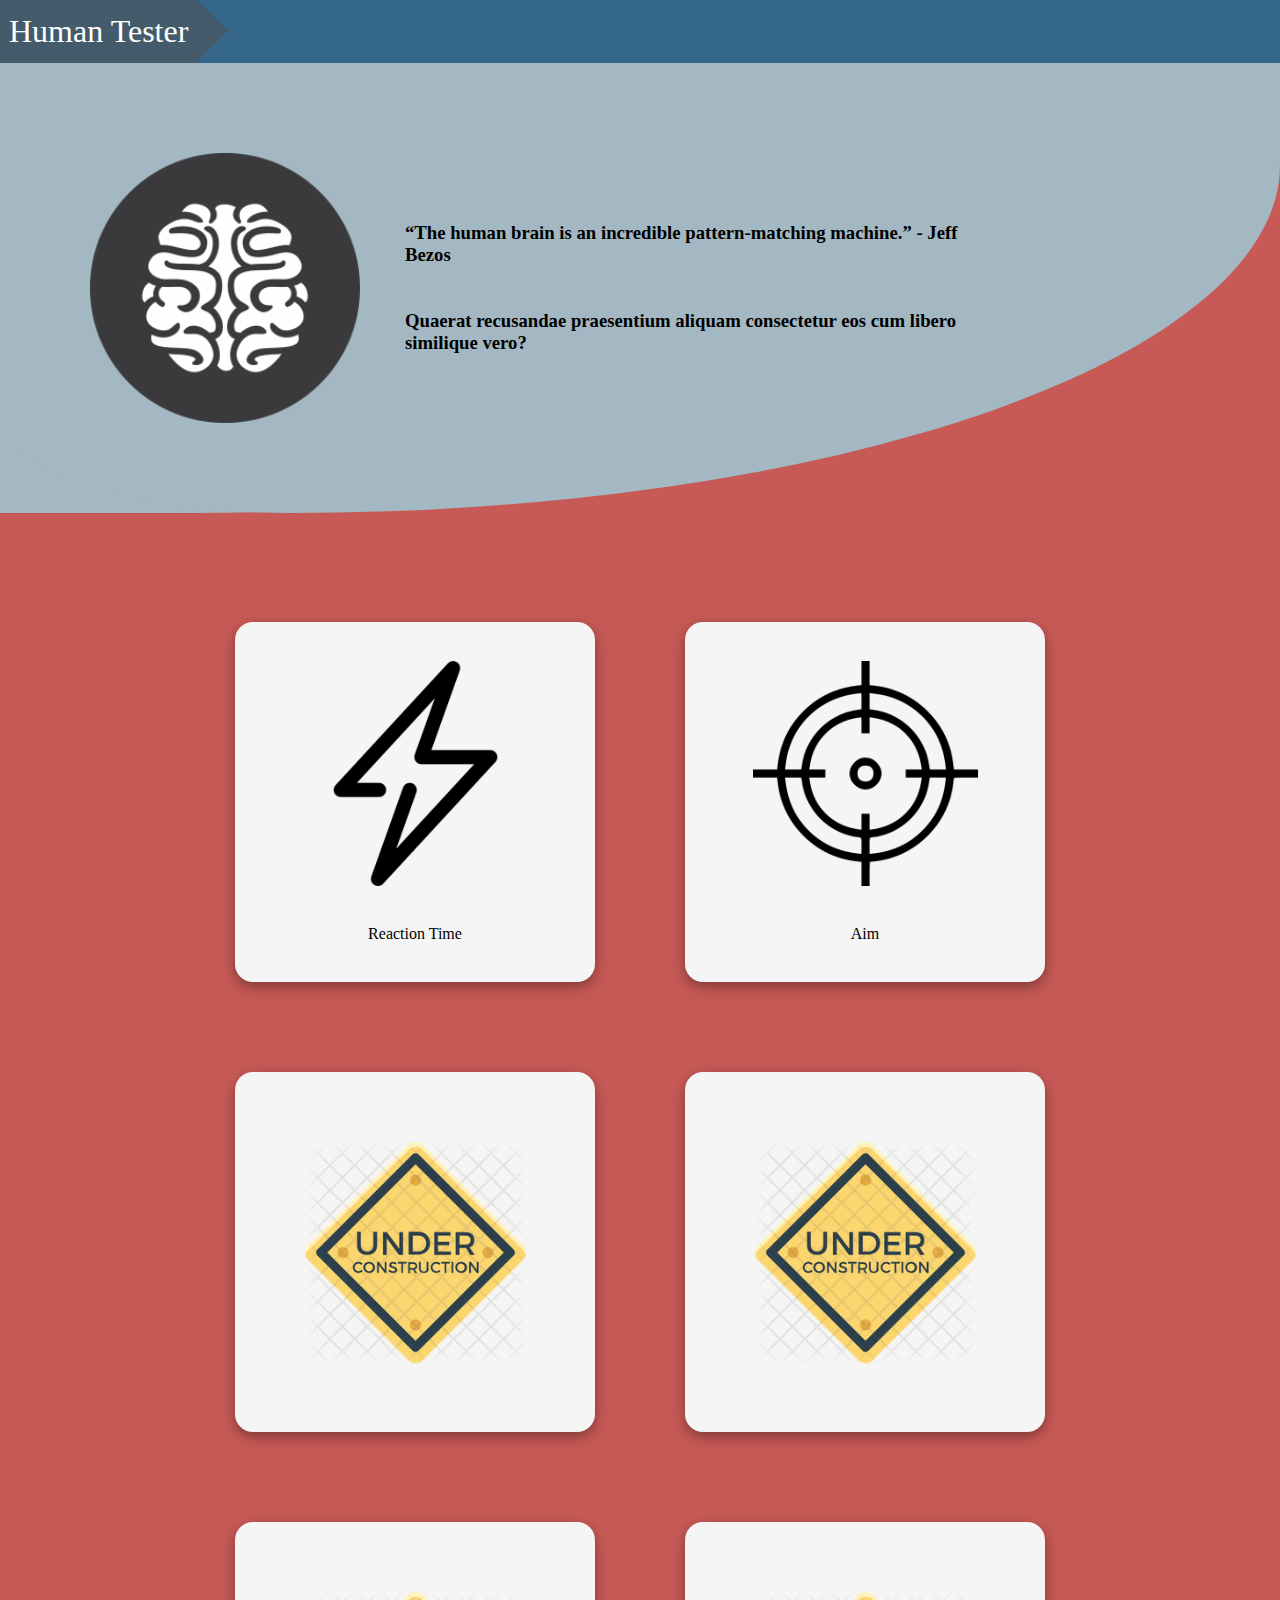
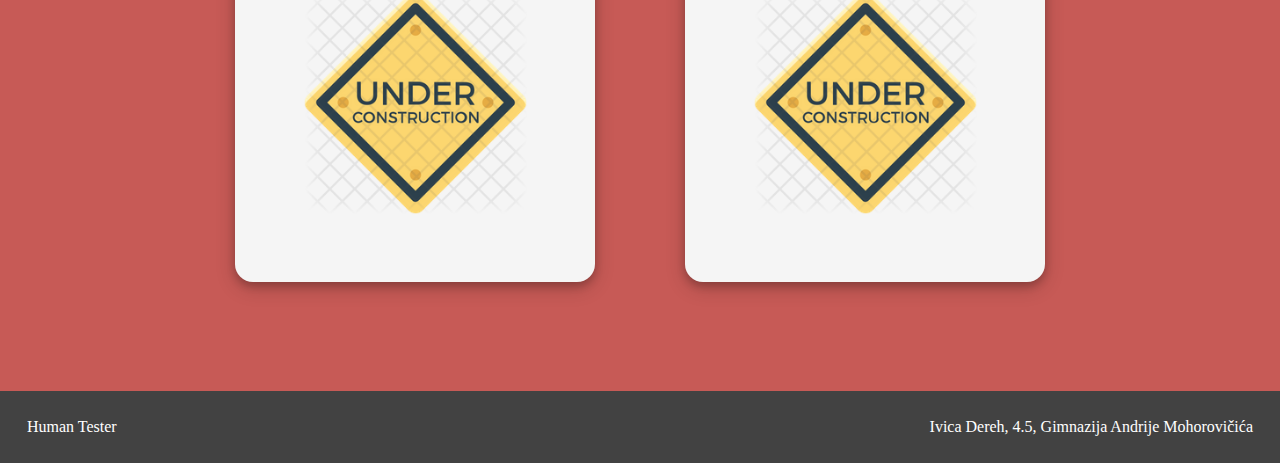
<file: index.html>
<!DOCTYPE html>
<html>
	<head>
		<meta charset="utf-8" />
		<meta http-equiv="X-UA-Compatible" content="IE=edge" />
		<title>Human Tester</title>
		<meta name="viewport" content="width=device-width, initial-scale=1" />
		<link rel="stylesheet" type="text/css" media="screen" href="style.css" />
		<script src="main.js"></script>
	</head>
	<body style="background-color: #c75a56;">
		<div class="cont">
			<div class="header">
				<div id="humanTester" class="arrow" onclick="(() => {window.location.href='./index.html'})()">
					Human Tester
				</div>
			</div>

			<!-- <div class="center"> -->
			<div class="info">
				<img src="./brain.png" draggable="false" />
				<h3 style="margin-right: 20vw;">
					<q>The human brain is an incredible pattern-matching machine.</q> - Jeff Bezos<br /><br /><br />
					Quaerat recusandae praesentium aliquam consectetur eos cum libero similique vero?
				</h3>
				<!-- </div> -->
			</div>

			<div class="content">
				<div id="reactionTimeCard">
					<img src="./bolt.png" draggable="false" />
					Reaction Time
				</div>

				<div id="aimTrainCard">
					<img src="./aim.png" draggable="false" />
					Aim
				</div>

				<div>
					<img src="./underConstr.png" draggable="false" />
				</div>

				<div>
					<img src="./underConstr.png" draggable="false" />
				</div>

				<div>
					<img src="./underConstr.png" draggable="false" />
				</div>

				<div>
					<img src="./underConstr.png" draggable="false" />
				</div>
			</div>

			<div class="bottom">
				<span>
					Human Tester
				</span>
				<span>
					Ivica Dereh, 4.5, Gimnazija Andrije Mohorovičića
				</span>
			</div>
		</div>
	</body>
</html>
</file>
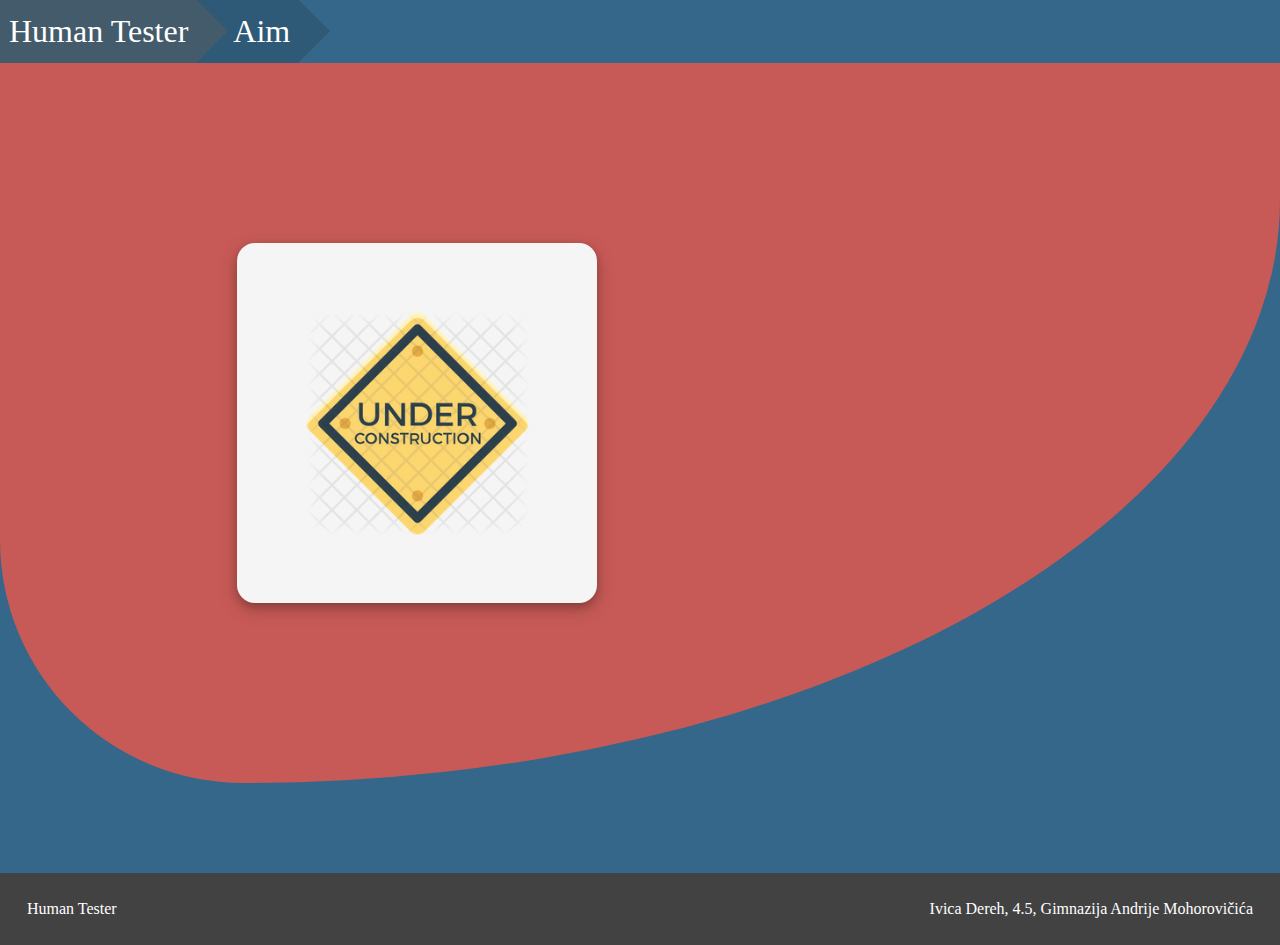
<file: aimTest.html>
<!DOCTYPE html>
<html>
	<head>
		<meta charset="utf-8" />
		<meta http-equiv="X-UA-Compatible" content="IE=edge" />
		<title>Aim</title>
		<meta name="viewport" content="width=device-width, initial-scale=1" />
		<link rel="stylesheet" type="text/css" media="screen" href="style.css" />
		<script src="reaction.js"></script>
	</head>
	<body style="background-color: #346789;">
		<div class="cont">
			<div class="header">
				<div class="arrow" onclick="(() => {window.location.href='./index.html'})()">
					Human Tester
				</div>
				<div class="arrow" onclick="(() => {window.location.href='./aimTest.html'})()">
					Aim
				</div>
			</div>

			<div class="content" style="background-color: #c75a56; border-bottom-right-radius: 90%; border-bottom-left-radius: 30vh; justify-content: flex-start; padding-left: 15vw; height: 50vh; margin-bottom: 10vh;">
				<div>
					<img src="./underConstr.png" draggable="false" />
				</div>
			</div>

			<div class="bottom">
				<span>
					Human Tester
				</span>
				<span>
					Ivica Dereh, 4.5, Gimnazija Andrije Mohorovičića
				</span>
			</div>
		</div>
	</body>
</html>
</file>
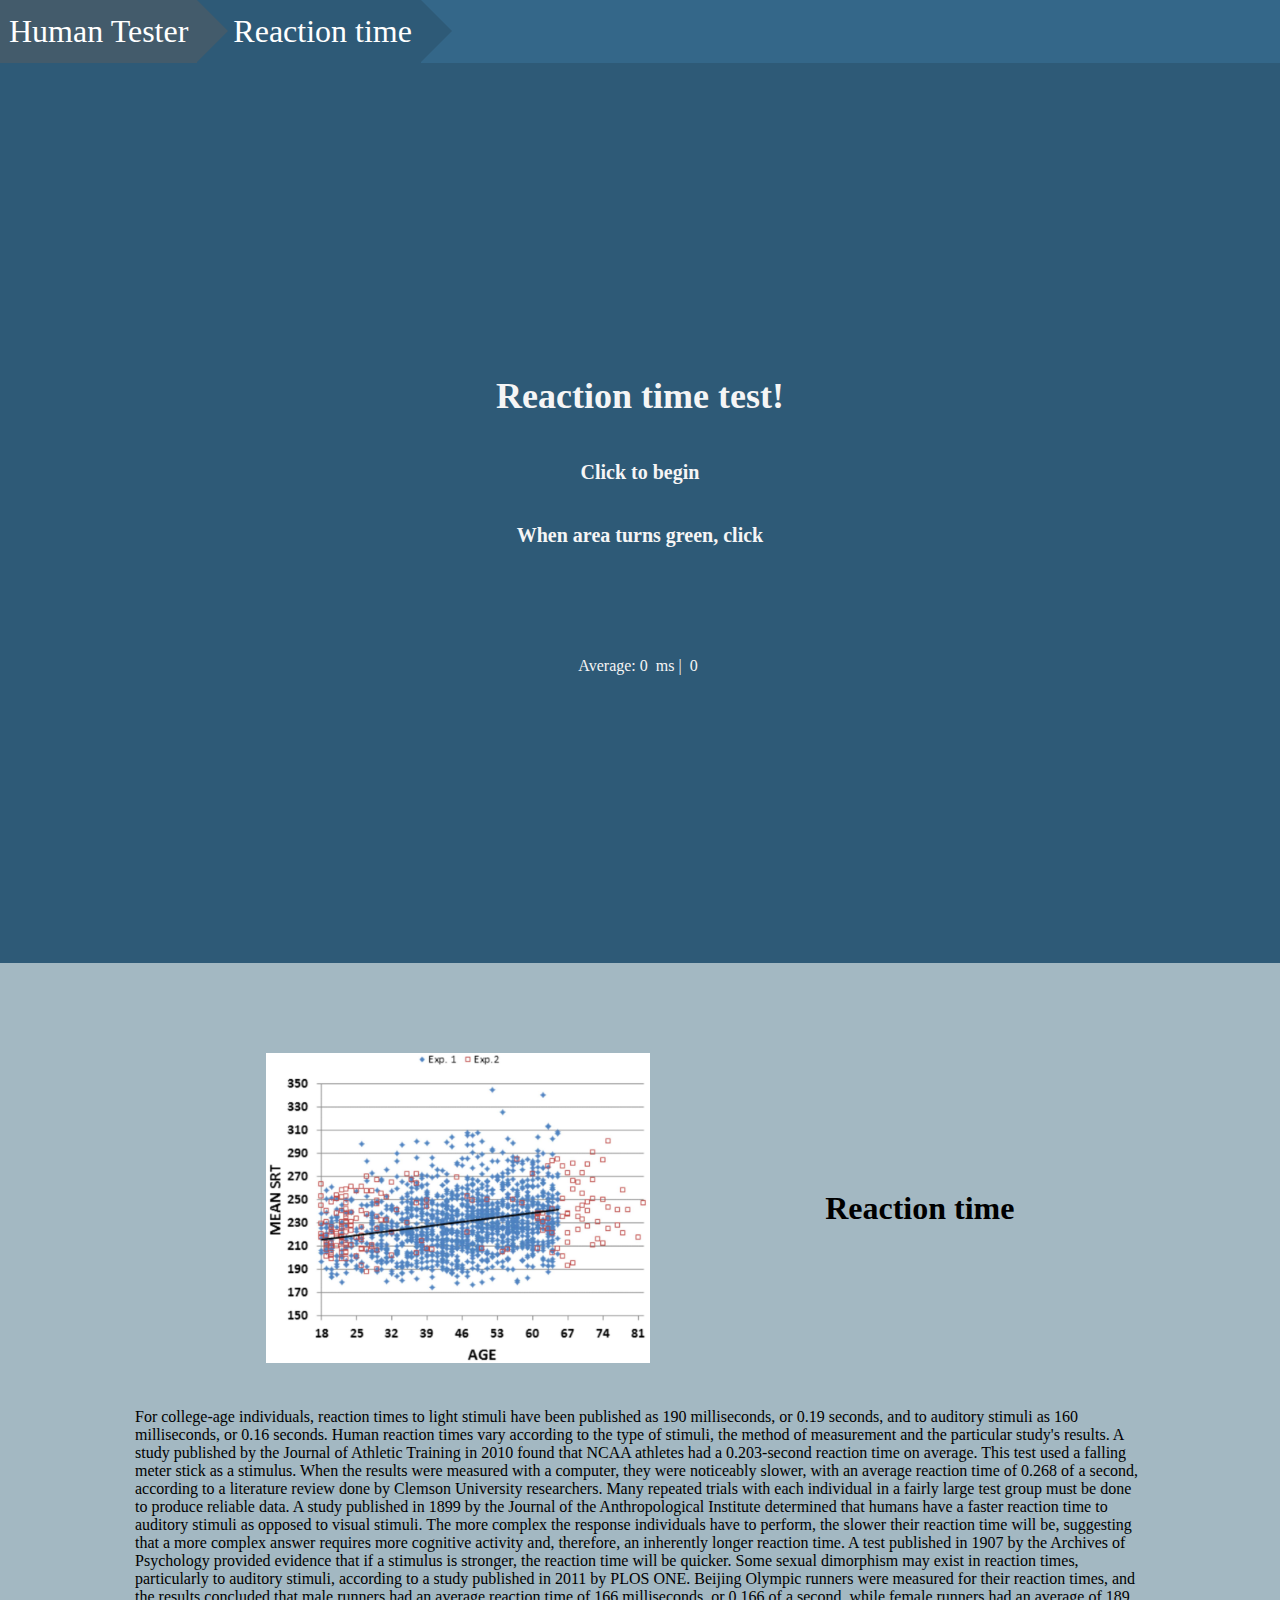
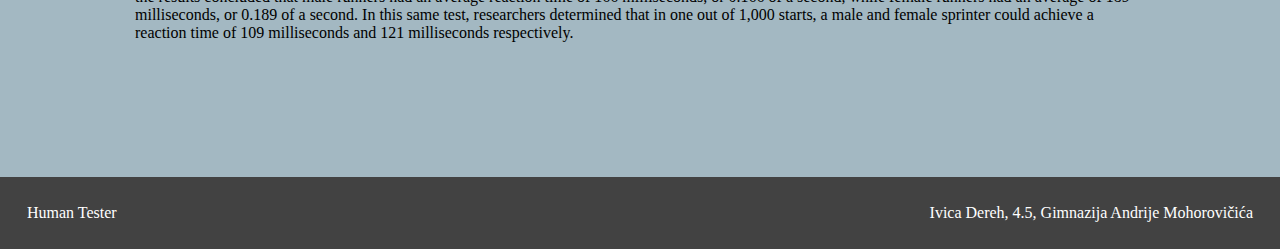
<file: reactionTest.html>
<!DOCTYPE html>
<html>
	<head>
		<meta charset="utf-8" />
		<meta http-equiv="X-UA-Compatible" content="IE=edge" />
		<title>Reaction Time</title>
		<meta name="viewport" content="width=device-width, initial-scale=1" />
		<link rel="stylesheet" type="text/css" media="screen" href="style.css" />
		<script src="reaction.js"></script>
	</head>
	<body style="background-color: #a3b8c2;">
		<div class="cont">
			<div class="header">
				<div class="arrow" onclick="(() => {window.location.href='./index.html'})()">
					Human Tester
				</div>
				<div class="arrow" onclick="(() => {window.location.href='./reactionTest.html'})()">
					Reaction time
				</div>
			</div>

			<div id="clickArea" class="playArea click" style="height: 60vh; border-radius: 0;">
				<div id="waiting" style="display: flex;">
					<div id="firstClick" style="display: flex;">
						<h1>Reaction time test!</h1>
						<h3>Click to begin</h3>
					</div>
					<h3>When area turns green, click</h3>
				</div>

				<div id="missed">
					<h1>Too early!</h1>
					<h3>Do not cheat, click only after you see green!</h3>
					<h3>Click to try again</h3>
				</div>

				<div id="hit">
					<h1>Your reaction time:</h1>
					<div style="display: block;">
						<span id="reactionTime" style="margin: 1em; font-size: 32px;"></span>
						<span id="reactionTime" style="margin: 1em; font-size: 32px;">ms</span>
					</div>
					<h3>Click to try again</h3>
				</div>

				<div style="display: flex; margin-top: 10vh; flex-direction: row; justify-content: space-evenly;">
					Average:
					<span id="average" style="margin-left: 0.25em; margin-right: 0.25em;">0</span>
					<span style="margin-left: 0.25em; margin-right: 0.25em;"> ms | </span>
					<span id="tries" style="margin-left: 0.25em; margin-right: 0.25em;">0</span>
				</div>
			</div>

			<div class="infoReaction">
				<img src="reactionTimes.jpg" />

				<h1>
					Reaction time
				</h1>

				<span>
					For college-age individuals, reaction times to light stimuli have been published as 190 milliseconds, or 0.19 seconds, and to auditory stimuli as 160 milliseconds, or 0.16 seconds. Human reaction times vary according to the type of stimuli, the method of measurement and the particular study's results. A study published by the Journal of Athletic Training in 2010 found that NCAA athletes had a 0.203-second reaction time on average. This test used a falling meter stick as a stimulus. When the results were measured with a computer, they were noticeably slower, with an average reaction time of 0.268 of a second, according to a literature review done by Clemson University researchers. Many repeated trials with each individual in a fairly large test group must be done to produce reliable data. A study published in 1899 by the Journal of the Anthropological Institute determined that humans have a faster reaction time to auditory stimuli as opposed to visual stimuli. The more complex the response individuals have to perform, the slower their reaction time will be, suggesting that a more complex answer requires more cognitive activity and, therefore, an inherently longer reaction time. A test published in 1907 by the Archives of Psychology provided evidence that if a stimulus is stronger, the reaction time will be quicker. Some sexual dimorphism may exist in reaction times, particularly to auditory stimuli, according to a study published in 2011 by PLOS ONE. Beijing Olympic runners were measured for their reaction times, and the results concluded that male runners had an average reaction time of 166 milliseconds, or 0.166 of a second, while female runners had an average of 189 milliseconds, or 0.189 of a second. In this same test, researchers determined that in one out of 1,000 starts, a male and female sprinter could achieve a reaction time of 109 milliseconds and 121 milliseconds respectively.
				</span>
			</div>

			<div class="bottom">
				<span>
					Human Tester
				</span>
				<span>
					Ivica Dereh, 4.5, Gimnazija Andrije Mohorovičića
				</span>
			</div>
		</div>
	</body>
</html>
</file>
<file: style.css>
/* 
red - DB213C
dryRed - C5464B
gray - 7E7986
aqua - 1D8885
green - C7D681


dark 2F2734
red D7586D
white EEEEEE whitesmoke
light A3B8C2  EADDBC

red  C75A56
blue 2E5A77
green 7DCE8F  dark 467350

*/

body {
	margin: 0;
	padding: 0;

	-moz-user-select: none;
}

img {
	-webkit-user-drag: none;
}

.cont {
	display: flex;
	min-height: 105vh;
	flex-grow: 1;
	flex-direction: column;
	justify-content: space-evenly;
}

.header {
	display: flex;
	height: 7vh;
	background-color: #346789;
	border-bottom-right-radius: 85%;
	border-bottom: 50vh solid #a3b8c2;
	margin-bottom: -50vh;

	color: white;
	font-size: 32px;
}

.header :nth-child(1) {
	z-index: 2;
	height: 5vh;
	padding: 1vh;
	background: #294a60;
	color: #fff;
	position: relative;
	text-align: center;
	line-height: 5vh;
}

.header :nth-child(1):hover {
	background-color: #435b6b;
	cursor: pointer;
}

.header :nth-child(1):hover::after {
	border-left-color: #435b6b;
}

.header :nth-child(1):after {
	content: "";
	position: absolute;
	height: 0;
	width: 0;
	left: 100%;
	top: 0;
	border: 3.5vh solid transparent;
	border-left: 3.5vh solid #294a60;
}

.header :nth-child(2) {
	height: 5vh;
	padding: 1vh;
	z-index: 1;
	padding-left: 4vh;
	background: #2e5a77;
	color: #fff;
	position: relative;
	text-align: center;
	line-height: 5vh;
}

.header :nth-child(2):hover {
	background-color: #5e7687;
	cursor: pointer;
}

.header :nth-child(2):hover::after {
	border-left-color: #5e7687;
}

.header :nth-child(2):after {
	content: "";
	position: absolute;
	height: 0;
	width: 0;
	left: 100%;
	top: 0;
	border: 3.5vh solid transparent;
	border-left: 3.5vh solid #2e5a77;
}

.info {
	display: flex;
	padding: 5vh;
	flex-grow: 5;
	border-bottom-left-radius: 25%;
	border-bottom-right-radius: 85%;

	background-color: #a3b8c2;

	flex-direction: row;
	justify-content: flex-start;
	align-items: center;
	align-content: center;
}

.info img {
	width: auto;
	height: 30vh;
	margin: 5vh;
}

.content {
	display: flex;
	flex-grow: 3;
	flex-wrap: wrap;
	background-color: #c75a56;

	padding: 5vw;
	justify-content: center;
	align-items: center;
	align-content: center;
}

/* card */
.content div {
	background-color: whitesmoke;
	margin: 5vh;
	border-radius: 5%;
	box-shadow: 0 4px 8px 0 rgba(0, 0, 0, 0.2), 0 6px 20px 0 rgba(0, 0, 0, 0.19);

	width: 40vh;
	height: 40vh;

	display: flex;
	flex-direction: column;
	justify-content: space-evenly;
	align-items: center;
	align-content: center;
}

.content div:hover{
	cursor: pointer;
}

.content div img {
	width: auto;
	height: 25vh;
}

.bottom {
	display: flex;
	color: white;
	background-color: #424242;
	padding: 3vh;
	flex-direction: row;
	justify-content: space-between	;
}

.ready {
	background-color: #5cb870;
}

.waiting {
	background-color: #346789;
}

.miss {
	background-color: #c75a56;
}

.click {
	background-color: #2e5a77;
}

.playArea {
	display: flex;
	flex-grow: 1;
	padding: 20vh;
	color: whitesmoke !important;
	border-bottom-left-radius: 5%;
	border-bottom-right-radius: 5%;

	flex-direction: column;
	justify-content: center;
	align-items: center;
	align-content: center;
}

.playArea:hover{
	cursor: pointer;
}

.playArea div {
	display: flex;
	flex-direction: column;
	justify-content: center;
	align-items: center;
	align-content: center;

	display: none;
}

.playArea h1 {
	font-size: 36px;
}

.playArea h3 {
	font-size: 20px;
}

.infoReaction {
	display: flex;
	flex-direction: row;
	justify-content: space-evenly;
	align-items: center;
	align-content: center;
	word-wrap: normal;
	flex-wrap: wrap;
	margin: 10vh;
}

.infoReaction img {
	width: 30vw;
	height: auto;
}

.infoReaction span {
	margin: 5vh;
}
</file>
